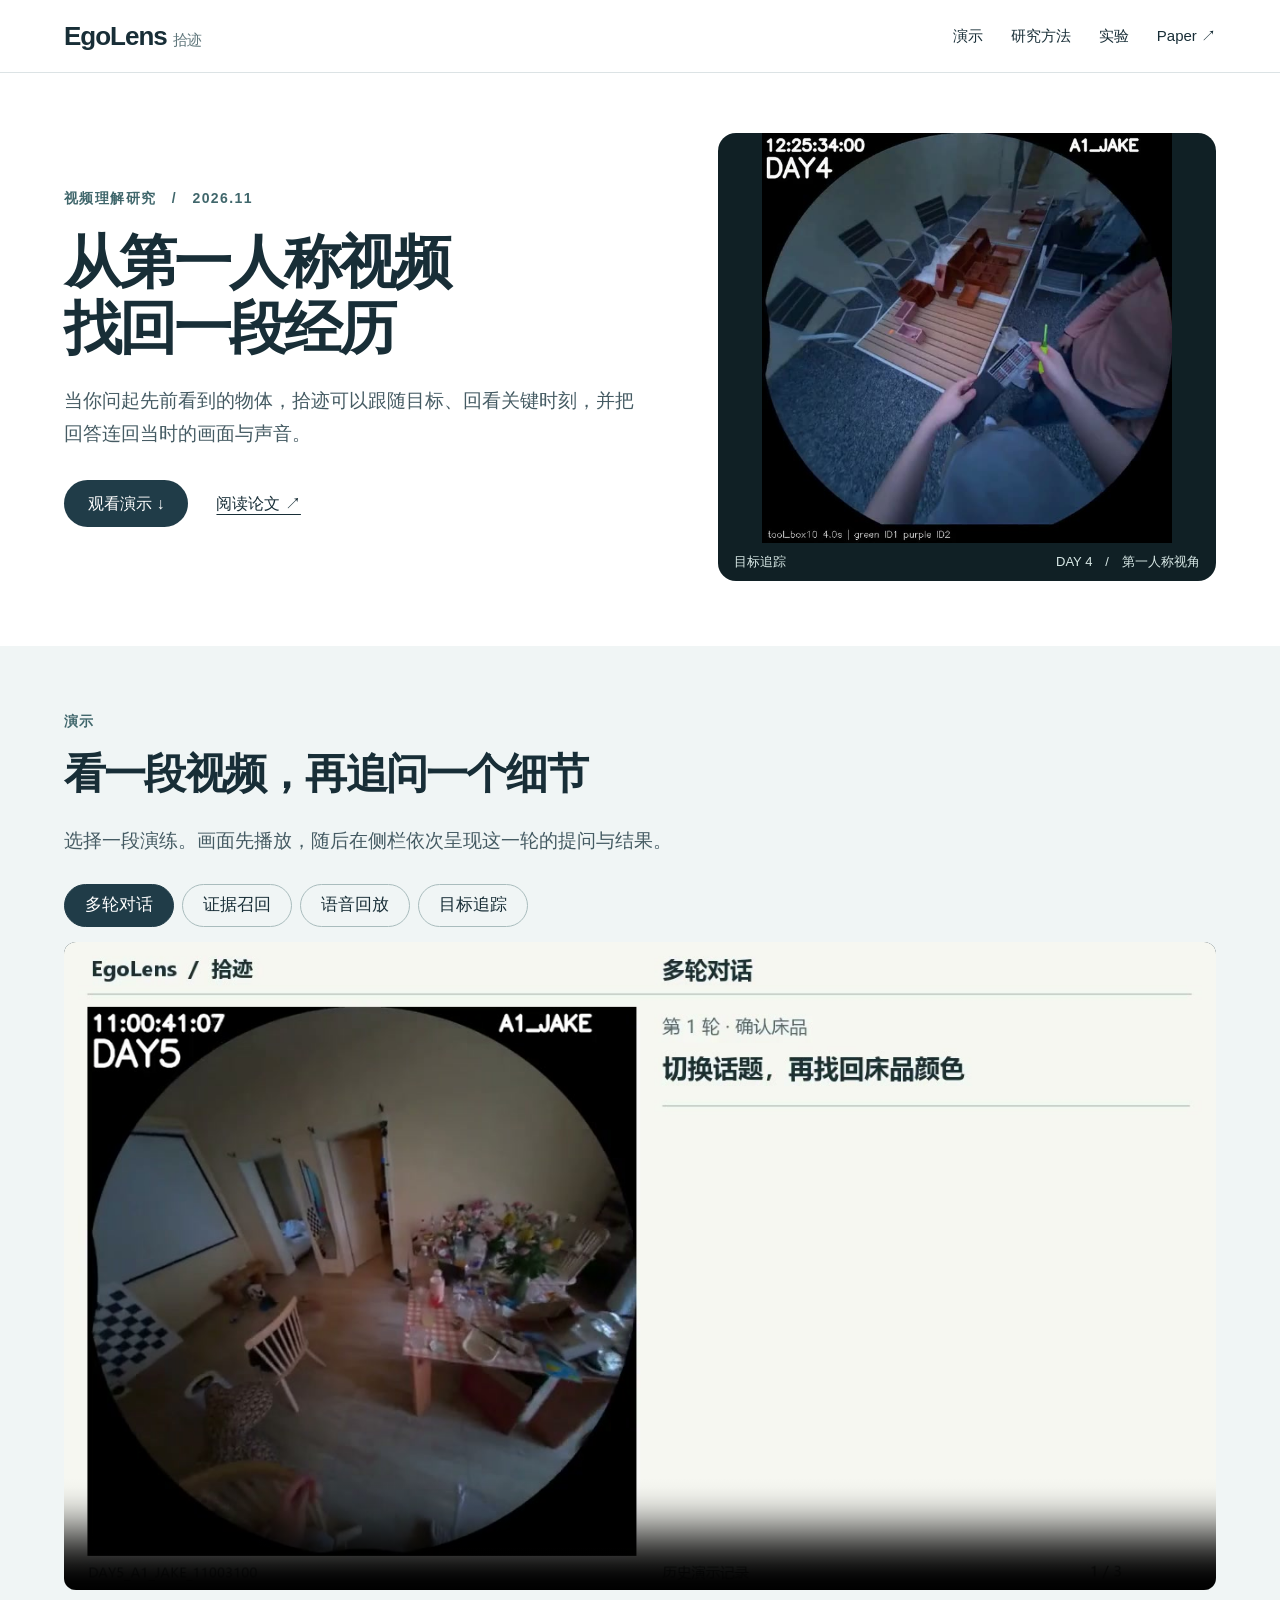
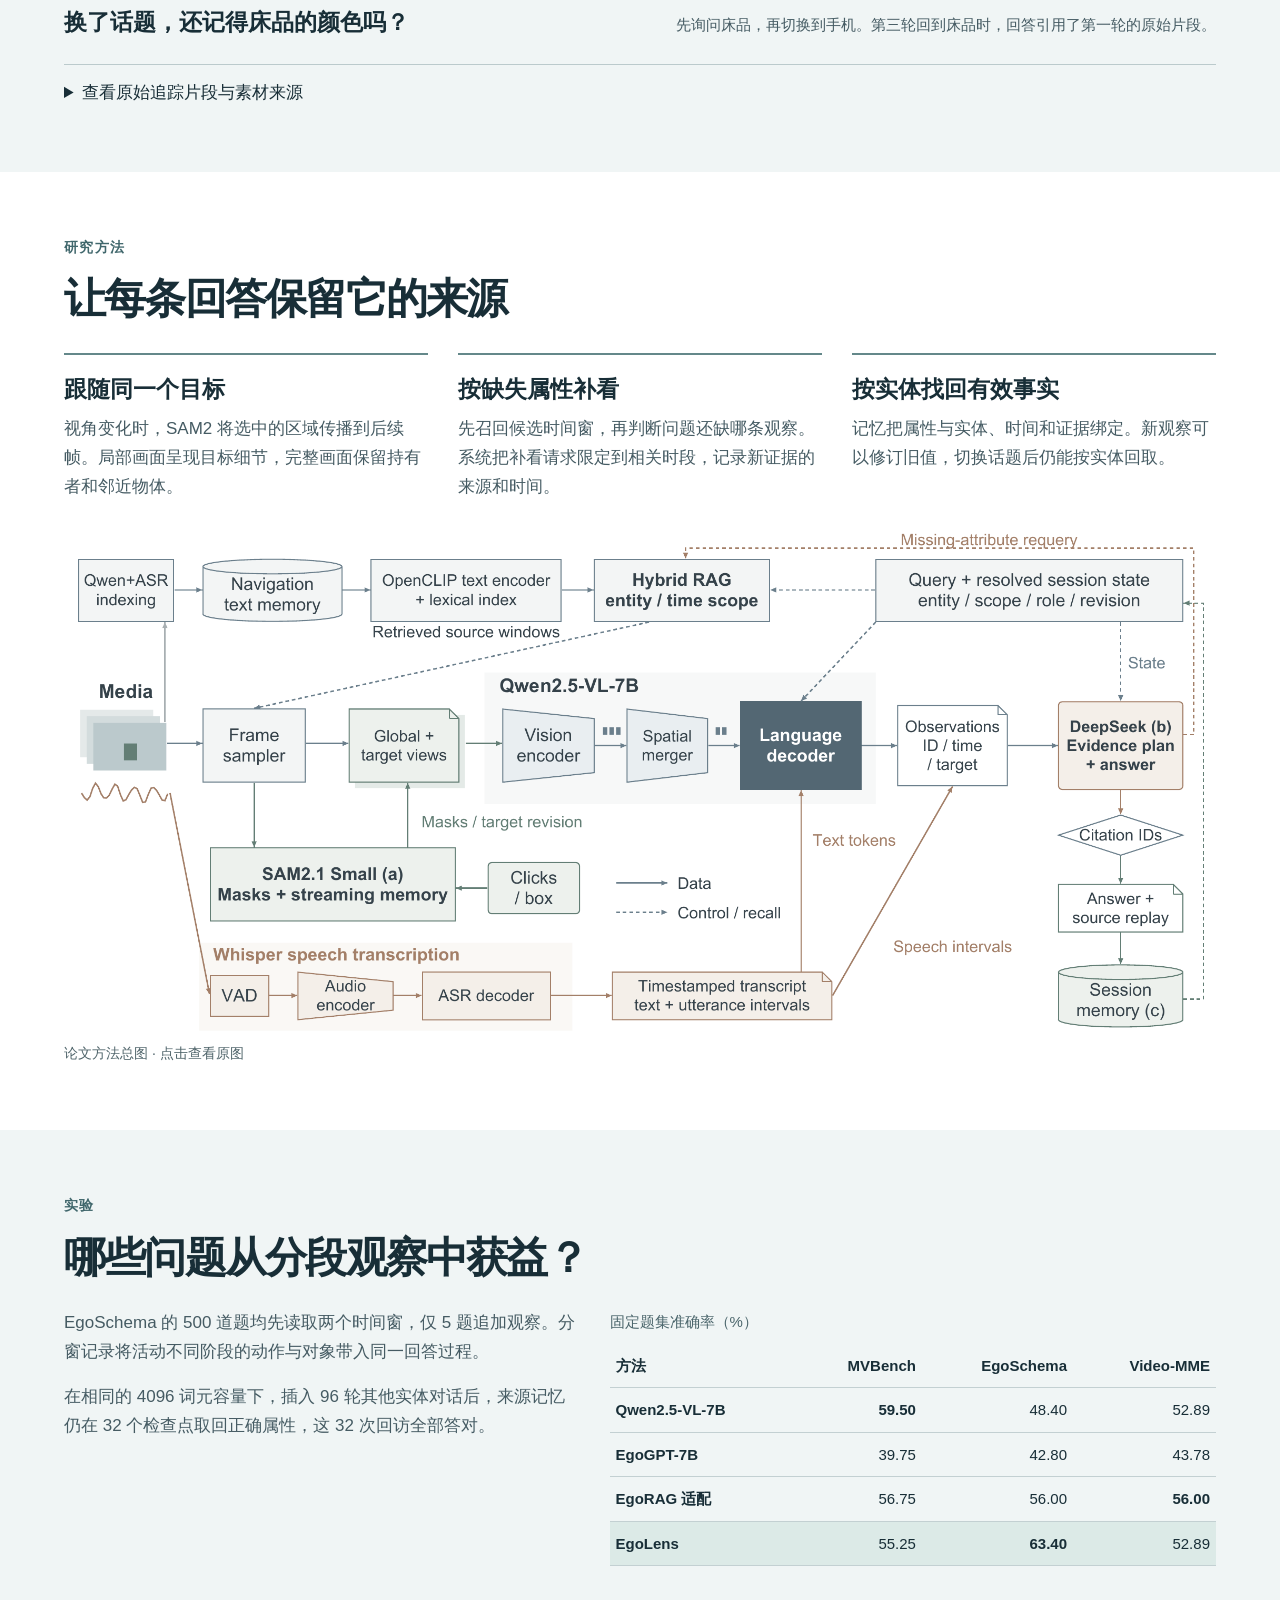
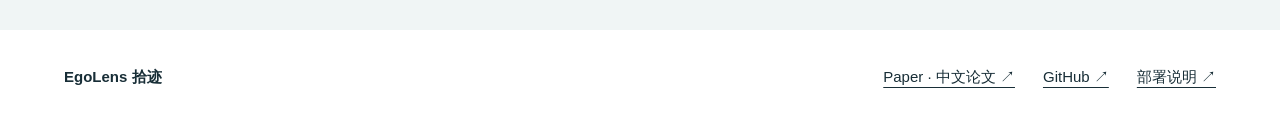
<file: index.html>
<!doctype html><html lang="zh-CN"><head><meta charset="utf-8"><meta name="viewport" content="width=device-width,initial-scale=1"><title>EgoLens 拾迹 · 第一人称视频记忆助手</title><meta name="description" content="用目标轨迹、分段观察与可修订的来源记忆查询第一人称视频。阅读论文，观看四组真实演示。"><link rel="icon" href="./assets/favicon.svg"><link rel="stylesheet" href="./assets/project.css"></head><body id="top">
<header><div class="wrap nav"><a class="brand" href="#top">EgoLens <small>拾迹</small></a><nav><a href="#demos">演示</a><a href="#method">研究方法</a><a href="#results">实验</a><a href="./assets/paper/EgoLens.pdf">Paper ↗</a></nav></div></header>
<main><section class="hero wrap"><div><div class="kicker">视频理解研究　/　2026.11</div><h1>从第一人称视频<br>找回一段经历</h1><p>当你问起先前看到的物体，拾迹可以跟随目标、回看关键时刻，并把回答连回当时的画面与声音。</p><div class="actions"><a class="primary" href="#demos">观看演示 ↓</a><a href="./assets/paper/EgoLens.pdf">阅读论文 ↗</a></div></div><figure class="herofig"><video playsinline muted autoplay loop poster="./assets/demos/tool.jpg" aria-label="工具随视角变化的分割轨迹"><source src="./assets/demos/tool.mp4" type="video/mp4"></video><figcaption><span>目标追踪</span> DAY 4　/　第一人称视角</figcaption></figure></section>
<section class="tint" id="demos"><div class="wrap block"><div class="kicker">演示</div><h2>看一段视频，再追问一个细节</h2><p class="lede">选择一段演练。画面先播放，随后在侧栏依次呈现这一轮的提问与结果。</p>
<div id="tabs" role="tablist" aria-label="演练场景"><button role="tab" aria-selected="true" data-case="memory">多轮对话</button><button role="tab" aria-selected="false" data-case="recall">证据召回</button><button role="tab" aria-selected="false" data-case="speech">语音回放</button><button role="tab" aria-selected="false" data-case="tracking">目标追踪</button></div>
<div role="tabpanel" id="panel"><video id="film" muted controls playsinline preload="metadata" poster="./assets/films/memory.jpg" src="./assets/films/memory.mp4" aria-label="演练视频"></video><div class="caption"><h3 id="filmTitle">换了话题，还记得床品的颜色吗？</h3><p id="filmText">先询问床品，再切换到手机。第三轮回到床品时，回答引用了第一轮的原始片段。</p></div></div>
<details><summary>查看原始追踪片段与素材来源</summary><div class="extras"><figure><video src="./assets/demos/bowl.mp4" poster="./assets/demos/bowl.jpg" preload="none" controls playsinline></video><figcaption>餐具移动</figcaption></figure><figure><video src="./assets/demos/bottles.mp4" poster="./assets/demos/bottles.jpg" preload="none" controls playsinline></video><figcaption>相似目标的独立编号</figcaption></figure></div><p>视频来自 <a href="https://huggingface.co/datasets/lmms-lab/EgoLife">EgoLife 数据集</a>。三组问答回放采用项目历史记录。目标追踪展示 SAM2 的实测分割结果。</p></details></div></section>
<section class="wrap block" id="method"><div class="kicker">研究方法</div><h2>让每条回答保留它的来源</h2><div class="cols"><article><h3>跟随同一个目标</h3><p>视角变化时，SAM2 将选中的区域传播到后续帧。局部画面呈现目标细节，完整画面保留持有者和邻近物体。</p></article><article><h3>按缺失属性补看</h3><p>先召回候选时间窗，再判断问题还缺哪条观察。系统把补看请求限定到相关时段，记录新证据的来源和时间。</p></article><article><h3>按实体找回有效事实</h3><p>记忆把属性与实体、时间和证据绑定。新观察可以修订旧值，切换话题后仍能按实体回取。</p></article></div><figure class="methodFig"><a href="./assets/paper/method.png"><img loading="lazy" src="./assets/paper/method.png" alt="EgoLens论文方法总图，展示候选来源、目标观察、有界反馈与可修订记忆"></a><figcaption>论文方法总图 · 点击查看原图</figcaption></figure></section>
<section class="tint" id="results"><div class="wrap block"><div class="kicker">实验</div><h2>哪些问题从分段观察中获益？</h2><div class="split"><div><p>EgoSchema 的 500 道题均先读取两个时间窗，仅 5 题追加观察。分窗记录将活动不同阶段的动作与对象带入同一回答过程。</p><p>在相同的 4096 词元容量下，插入 96 轮其他实体对话后，来源记忆仍在 32 个检查点取回正确属性，这 32 次回访全部答对。</p></div><div class="scroll"><table><caption>固定题集准确率（%）</caption><thead><tr><th>方法</th><th>MVBench</th><th>EgoSchema</th><th>Video-MME</th></tr></thead><tbody><tr><th>Qwen2.5-VL-7B</th><td><b>59.50</b></td><td>48.40</td><td>52.89</td></tr><tr><th>EgoGPT-7B</th><td>39.75</td><td>42.80</td><td>43.78</td></tr><tr><th>EgoRAG 适配</th><td>56.75</td><td>56.00</td><td><b>56.00</b></td></tr><tr><th>EgoLens</th><td>55.25</td><td><b>63.40</b></td><td>52.89</td></tr></tbody></table></div></div></div></section>
</main><footer class="wrap"><b>EgoLens 拾迹</b><a href="./assets/paper/EgoLens.pdf">Paper · 中文论文 ↗</a><a href="https://github.com/heiheiheiha00/egolens">GitHub ↗</a><a href="https://github.com/heiheiheiha00/egolens/blob/main/docs/DEPLOYMENT.md">部署说明 ↗</a></footer><script src="./assets/project.js"></script></body></html>
</file>
<file: assets/project.css>
*{box-sizing:border-box}html{scroll-behavior:smooth;scroll-padding-top:24px}body{margin:0;color:#182e37;font:17px/1.7 "Microsoft YaHei",Arial,sans-serif;background:#fff}a{color:inherit;text-underline-offset:5px}.wrap{width:min(1180px,90%);margin:auto}header{border-bottom:1px solid #dce3e5}.nav,nav,.actions,.caption,footer{display:flex;align-items:center;gap:28px}.nav{justify-content:space-between;height:72px}.brand{font:650 26px Arial;text-decoration:none;letter-spacing:-1px}.brand small{font:15px "Microsoft YaHei";color:#60777c}nav a{font-size:15px;text-decoration:none}nav a:hover,footer a:hover{color:#276c72}.hero{display:grid;grid-template-columns:1fr .85fr;gap:6%;align-items:center;padding:60px 0 65px}.kicker{font-size:14px;color:#40676c;letter-spacing:.1em;font-weight:600}h1,h2,h3,p,figure{margin:0}h1{font-size:clamp(40px,4.5vw,69px);line-height:1.15;letter-spacing:-.052em;margin:18px 0 24px}h2{font-size:clamp(30px,3.3vw,48px);line-height:1.22;letter-spacing:-.042em;margin:14px 0 26px}h3{font-size:23px;line-height:1.4}p{color:#455b63}.hero p,.lede{font-size:19px;max-width:32em}.actions{margin-top:30px;font-size:16px}.primary{padding:10px 24px;background:#203c48;color:white;border-radius:24px;text-decoration:none}.herofig{position:relative;border-radius:18px;overflow:hidden;background:#102025}.herofig video{display:block;width:100%;max-height:410px;object-fit:contain}.herofig figcaption{display:flex;justify-content:space-between;color:#d8e8e6;padding:8px 16px;font-size:13px}.tint{background:#f0f5f5}.block{padding:64px 0}#tabs{display:flex;flex-wrap:wrap;gap:8px;margin:26px 0 15px}button{font:inherit;color:inherit;cursor:pointer;background:transparent;border:1px solid #a9bcbd;border-radius:24px;padding:6px 20px}button[aria-selected=true]{background:#203c48;color:white;border-color:#203c48}#film{width:100%;aspect-ratio:16/9;background:#162a34;border-radius:12px;display:block}.caption{align-items:baseline;justify-content:space-between;margin:16px 0}.caption p{max-width:44em;font-size:15px}details{border-top:1px solid #bbcacc;margin-top:26px;padding-top:14px}summary{cursor:pointer}.extras,.cols,.split{display:grid;gap:30px}.extras{grid-template-columns:repeat(2,1fr);margin:18px 0}.extras video{width:100%;max-height:250px;background:#162a34}.cols{grid-template-columns:repeat(3,1fr);margin:28px 0}.cols article{border-top:2px solid #64888a;padding-top:18px}.cols p{margin-top:10px}.methodFig img{width:100%;display:block}.methodFig figcaption,figcaption{color:#50656b;font-size:14px}.split{grid-template-columns:.85fr 1fr}.split p+p{margin-top:16px}.scroll{overflow-x:auto}table{width:100%;border-collapse:collapse;font-size:15px;text-align:right}caption{text-align:left;color:#49646a;padding-bottom:9px}th,td{padding:9px 6px;border-bottom:1px solid #c3d0d2}th:first-child{text-align:left}tbody tr:last-child{background:#dceae7}footer{padding:34px 0;flex-wrap:wrap;font-size:15px}footer b{margin-right:auto}@media(max-width:720px){.nav,nav{gap:12px}.brand{font-size:21px}nav a{font-size:13px}.hero,.split,.cols{grid-template-columns:1fr}.hero{padding:35px 0;gap:24px}.herofig video{max-height:280px}.block{padding:40px 0}.caption{display:block}.caption p{margin-top:8px}button{padding:5px 12px}.cols{gap:16px}footer{gap:14px}}@media(prefers-reduced-motion:reduce){html{scroll-behavior:auto}}
</file>
